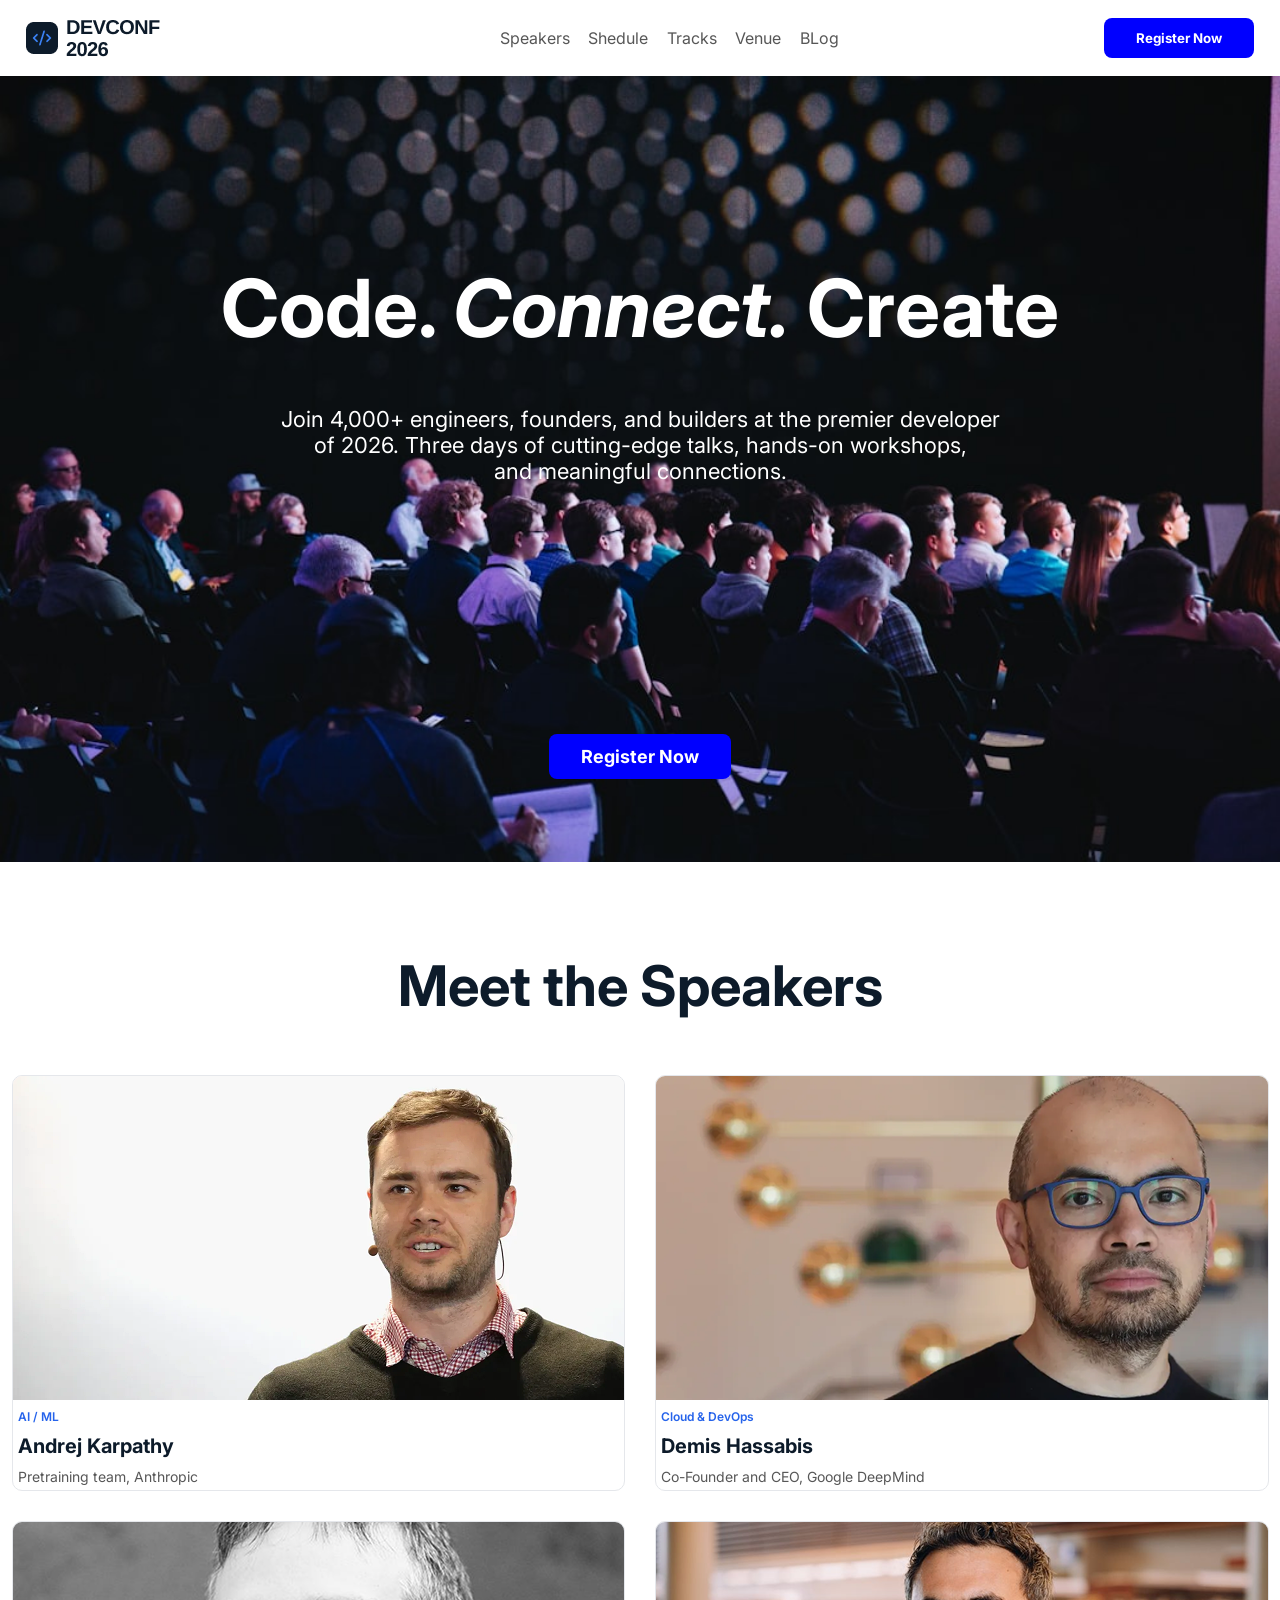
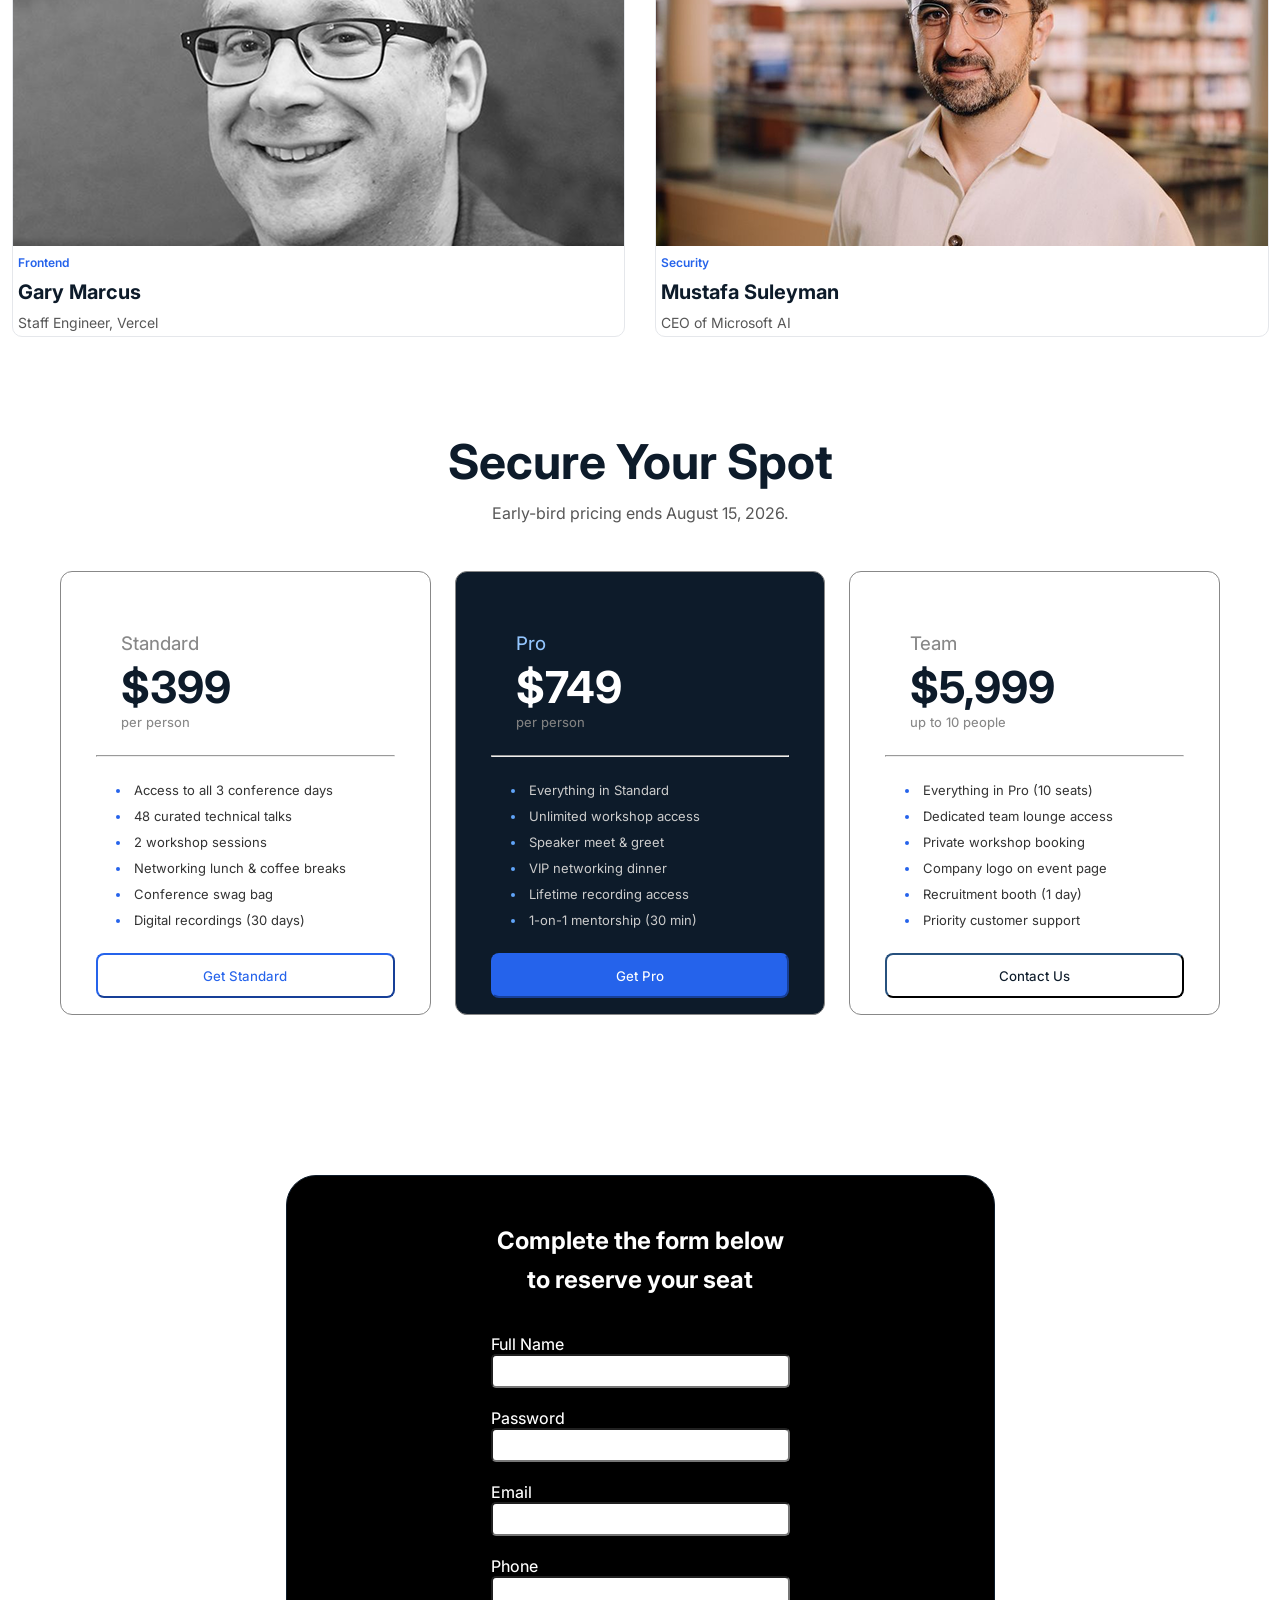
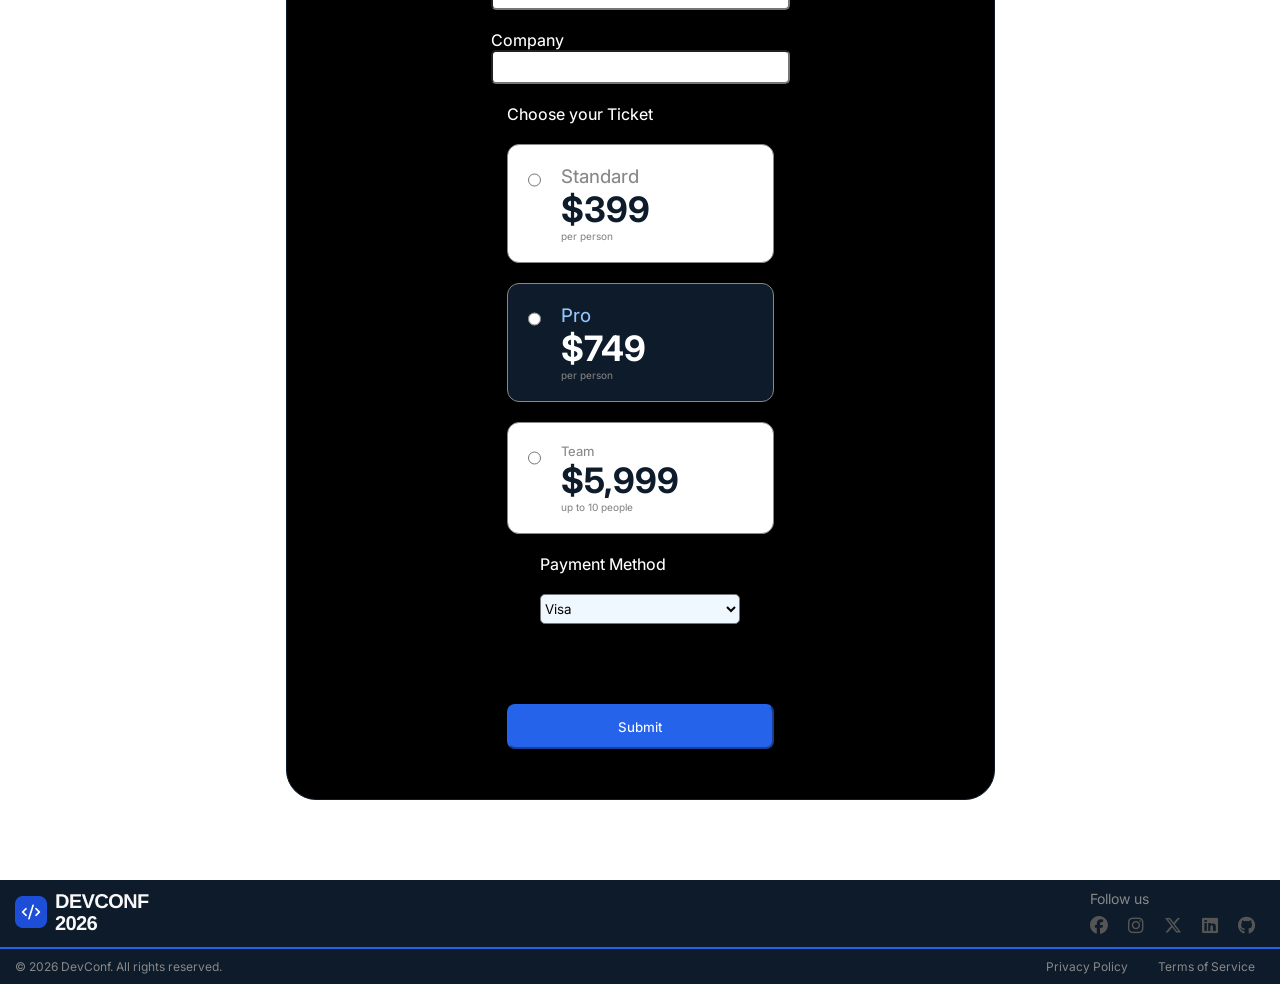
<file: index.html>
<!DOCTYPE html>
<html lang="en">

<head>
    <meta charset="UTF-8">
    <meta name="viewport" content="width=device-width, initial-scale=1.0">
    <title>DevConf 2026</title>
    <link rel="icon" type="images/png" href="./logos/logo-mini.png">
    <link rel="stylesheet" href="./styles.css">
    <link rel="stylesheet" href="https://cdnjs.cloudflare.com/ajax/libs/font-awesome/6.7.2/css/all.min.css">
    <link rel="preconnect" href="https://fonts.googleapis.com">
    <link rel="preconnect" href="https://fonts.gstatic.com" crossorigin>
    <link href="https://fonts.googleapis.com/css2?family=Inter:wght@100..900&display=swap" rel="stylesheet">
</head>

<body>
    <header>
        <sectoion class="navigation">
            <img src="./logos/logo.png">

            <nav>
                <ul class="nav-list">
                    <li class="nav-list-items">Speakers</li>
                    <li class="nav-list-items">Shedule</li>
                    <li class="nav-list-items">Tracks</li>
                    <li class="nav-list-items">Venue</li>
                    <li class="nav-list-items">BLog</li>
                </ul>
            </nav>

            <div class="rbd" id="white">
                <button class="regbut">Register Now</button>
            </div>
        </sectoion>

        <section class="banner">
            <h1>Code. <em>Connect.</em> Create</h1>
            <p> Join 4,000+ engineers, founders, and builders at the premier developer
                <br> of 2026. Three days of cutting-edge talks, hands-on workshops,
                <br>and meaningful connections.
            </p>

            <button class="regbut" style="font-size: 18px; font-weight: 700;">Register Now</button>
        </section>
    </header>

    <main>
        <section class="speaker">
            <h1 style="font-size: 56px; font-weight: bold; justify-content: center; text-align: center; padding: 40px;">
                Meet the Speakers</h1>

            <div class="speakerbox">
                <div class="indibox">
                    <img src="./images/andrej.png" alt="Andrej Karpathy">
                    <p style="color: #2563EB; font-size: 12px; font-weight: 600;">
                        AI / ML
                    </p>
                    <p style="font-size: 20px; font-weight: bold;">
                        Andrej Karpathy
                    </p>
                    <p style="color: #575757; font-size: 14px;">
                        Pretraining team, Anthropic
                    </p>
                </div>

                <div class="indibox">
                    <img src="./images/demis.png" alt="Demis Hassabis">
                    <p style="color: #2563EB; font-size: 12px; font-weight: 600;">
                        Cloud & DevOps
                    </p>
                    <p style="font-size: 20px; font-weight: bold;">
                        Demis Hassabis
                    </p>
                    <p style="color: #575757; font-size: 14px;">
                        Co-Founder and CEO, Google DeepMind
                    </p>
                </div>

                <div class="indibox">
                    <img src="./images/gary.png" alt="Gary Marcus">
                    <p style="color: #2563EB; font-size: 12px; font-weight: 600;">
                        Frontend
                    </p>
                    <p style="font-size: 20px; font-weight: bold;">
                        Gary Marcus
                    </p>
                    <p style="color: #575757; font-size: 14px;">
                        Staff Engineer, Vercel
                    </p>
                </div>

                <div class="indibox">
                    <img src="./images/mustafa.png" alt="">
                    <p style="color: #2563EB; font-size: 12px; font-weight: 600;">
                        Security
                    </p>
                    <p style="font-size: 20px;">
                        <strong>Mustafa Suleyman</strong>
                        <!-- It was at this moment he Knew that this ui was desined using a font that his pc didn't had, "Inter"-->
                    </p>
                    <p style="color: #575757; font-size: 14px;">
                        CEO of Microsoft AI
                    </p>
                </div>
            </div>
        </section>

        <section class="price">
            <div class="pricetxt">
                <h1>Secure Your Spot</h1>
                <p>Early-bird pricing ends August 15, 2026.</p>
            </div>
            <div class="pricebox-p">
                <div class="pricebox-c">
                    <div class="up">
                        <h3 style="color: #888888; font-weight: 450;">Standard</h3>
                        <h1 style="font-size: 44px; font-weight: bold;">$399</h1>
                        <h6 style="color: #888888; font-size: 13px; font-weight: 450;">per person</h6>
                    </div>
                    <hr>
                    <div class="down">
                        <ul>
                            <li class="pli">Access to all 3 conference days</li>
                            <li class="pli">48 curated technical talks</li>
                            <li class="pli">2 workshop sessions</li>
                            <li class="pli">Networking lunch & coffee breaks</li>
                            <li class="pli">Conference swag bag</li>
                            <li class="pli">Digital recordings (30 days)</li>
                        </ul>
                    </div>
                    <button class="pribut-a">Get Standard</button>
                </div>
                <div class="pricebox-s">
                    <div class="up">
                        <h3 style="color: #93C5FD; font-weight: 450;">Pro</h3>
                        <h1 style="color: white; font-size: 44px; font-weight: bold;">$749</h1>
                        <h6 style="color: #808080; font-size: 13px; font-weight: 450;">per person</h6>
                    </div>
                    <hr>
                    <div class="down">
                        <ul>
                            <li class="pli" style="color: #CCCCCC;">Everything in Standard</li>
                            <li class="pli" style="color: #CCCCCC;">Unlimited workshop access</li>
                            <li class="pli" style="color: #CCCCCC;">Speaker meet & greet</li>
                            <li class="pli" style="color: #CCCCCC;">VIP networking dinner</li>
                            <li class="pli" style="color: #CCCCCC;">Lifetime recording access</li>
                            <li class="pli" style="color: #CCCCCC;">1-on-1 mentorship (30 min)</li>
                        </ul>
                    </div>
                    <button class="pribut-b">Get Pro</button>
                </div>
                <div class="pricebox-c">
                    <div class="up">
                        <h3 style="color: #888888; font-weight: 450;">Team</h3>
                        <h1 style="font-size: 44px; font-weight: bold;">$5,999</h1>
                        <h6 style="color: #888888; font-size: 13px; font-weight: 450;">up to 10 people</h6>
                    </div>
                    <hr>
                    <div class="down">
                        <ul>
                            <li class="pli">Everything in Pro (10 seats)</li>
                            <li class="pli">Dedicated team lounge access</li>
                            <li class="pli">Private workshop booking</li>
                            <li class="pli">Company logo on event page</li>
                            <li class="pli">Recruitment booth (1 day)</li>
                            <li class="pli">Priority customer support</li>
                        </ul>
                    </div>
                    <button class="pribut-c">Contact Us</button>
                </div>
            </div>
        </section>

        <section class="form">

            <div class="formbox">

                <h1 style="color: white; margin-bottom: -10px;">Complete the form below</h1>
                <h1 style="color: white;">to reserve your seat</h1>

                <form action="./backpage.html" method="post"></form>
                <div>
                    <label for="name">Full Name</label>
                    <br>
                    <input type="text" name="name" id="name" req>
                </div>

                <div>
                    <label for="pass">Password</label>
                    <br>
                    <input type="password" name="pass" id="pass" maxlength="12" required>
                </div>

                <div>
                    <label for="email">Email</label>
                    <br>
                    <input type="email" name="email" id="email" required>
                </div>

                <div>
                    <label for="phone">Phone</label>
                    <br>
                    <input type="tel" name="phone" id="phone" required>
                </div>

                <div>
                    <label for="company">Company</label>
                    <br>
                    <input type="company" name="company" id="company" required>
                </div>

                <div class="ticket">
                    <label for="ticket">Choose your Ticket</label>

                    <label class="ticket-c" for="standard">
                        <input type="radio" name="ticket" id="standard" value="standard">

                        <div class="ticketinfo-c">
                            <h3 style="color: #888888; font-weight: 450; font-size: 13;">Standard</h3>
                            <h1 style="font-size: 35px; font-weight: bold; color: #0D1B2A;">$399</h1>
                            <h6 style="color: #888888; font-size: 10px; font-weight: 450;">per person</h6>
                        </div>
                    </label>

                    <label class="ticket-s" for="pro">
                        <input type="radio" name="ticket" id="pro" value="pro">

                        <div class="ticketinfo-s">
                            <h3 style="color: #93C5FD; font-weight: 450; font-size: 13;">Pro</h3>
                            <h1 style="color: white; font-size: 35px; font-weight: bold;">$749</h1>
                            <h6 style="color: #808080; font-size: 10px; font-weight: 450;">per person</h6>
                        </div>
                    </label>

                    <label class="ticket-c" for="team">
                        <input type="radio" name="ticket" id="team" value="team">

                        <div class="ticketinfo-c">
                            <h3 style="color: #888888; font-weight: 450; font-size: 13px;">Team</h3>
                            <h1 style="font-size: 35px; font-weight: bold; color: #0D1B2A;">$5,999</h1>
                            <h6 style="color: #888888; font-size: 10px; font-weight: 450;">up to 10 people</h6>
                        </div>
                    </label>
                </div>

                <div>
                    <label for="payment">Payment Method</label>
                    <br>
                    <br>
                    <select for="payment" id="payment">
                        <option value="visa">Visa</option>
                        <option value="mastercard">Mastercard</option>
                        <option value="giftcard">Giftcard</option>
                    </select>
                </div>

                <br><br>

                <button class="formbut">Submit</button>
            </div>
        </section>

        <footer>

            <div class="footup">
                <div fotlogo>
                    <img src="./logos/footer-logo.png" alt="footer-logo">
                </div>
                <div>
                    <div>
                        <p>Follow us</p>

                        <div class="social-icons">

                            <a href="#">
                                <i class="fa-brands fa-facebook"></i>
                            </a>

                            <a href="#">
                                <i class="fa-brands fa-instagram"></i>
                            </a>

                            <a href="#">
                                <i class="fa-brands fa-x-twitter"></i>
                            </a>

                            <a href="#">
                                <i class="fa-brands fa-linkedin"></i>
                            </a>

                            <a href="#">
                                <i class="fa-brands fa-github"></i>
                            </a>

                        </div>
                    </div>
                </div>
            </div>

            <hr>

            <div class="footdown">
                <div class="copyright">
                    <p>© 2026 DevConf. All rights reserved.</p>
                </div>
                <div class="copyright-a">
                    <p>Privacy Policy</p>
                    <p>Terms of Service</p>
                </div>
            </div>

        </footer>

    </main>

</body>

</html>
</file>
<file: styles.css>
* {
    margin: 0;
    padding: 0;
    font-family: "Inter", sans-serif;
}

.navigation {
    display: flex;
    justify-content: space-between;
    align-items: center;
    max-width: 1300;
    margin: 10px 20px 10px;
    padding: 6px;
}

.nav-list {
    color: #575757;
    display: flex;
    gap: 7%;
    list-style: none;
}

.regbut {
    color: white;
    background-color: blue;
    font-weight: bold;
    border-color: transparent;
    padding: 10px 30px;
    border-radius: 8px;
    cursor: pointer;
}

#white {
    color: white;
}

body {
    color: #0D1B2A;
    font-family: "Inter", sans-serif;
}

.banner {
    background-color: black;
    height: 786px;
    background-image: url(./images/banner.jpg);
    background-size: cover;
    background-repeat: no-repeat;

    display: flex;
    flex-direction: column;
    text-align: center;
    align-items: center;
    justify-content: center;
}

.banner h1 {
    color: white;
    font-size: 80px;
    text-align: center;
    transform: translateY(-100px);
}

.banner p {
    color: white;
    font-size: 22px;
    text-align: center;
    transform: translateY(-50px);
}

.banner button {
    text-align: center;
    transform: translateY(200px);
}

.speaker {
    display: grid;
    align-items: center;
    justify-content: center;
    margin-top: 50px;
    margin-bottom: 80px;
}

.speakerbox {
    display: grid;
    grid-template-columns: 643.5px 643.5px;
}

.indibox {
    background-color: white;
    border: 1px solid #E5E7EB;
    border-radius: 10px;
    overflow: hidden;
    margin: 15px;
}

main section div div p {
    padding: 5px;
}

.price {
    display: grid;
    grid-template-columns: auto;
    background-color: white;
    text-align: center;
    align-items: center;
    justify-content: space-around;
    padding: 0px 60px 80px 60px;
}

.pricetxt h1 {
    font-size: 48px;
    font-weight: bold;
}

.pricetxt p {
    font-size: 16px;
    color: #575757;
    margin-top: 12px;
}

.pricebox-p {
    display: flex;
    flex-direction: row;
    background-color: white;
    gap: 24px;
    margin-top: 48px;
}

.pricebox-c {
    display: inline-block;
    text-align: left;
    background-color: white;
    border: 1px solid #888888;
    height: 444px;
    width: 370.66px;
    box-sizing: border-box;
    list-style-position: inside;
    padding: 35px;
    border-radius: 12px;
}

.pricebox-s {
    display: inline-block;
    background-color: #0D1B2A;
    border: 1px solid #888888;
    height: 444px;
    width: 370.66px;
    box-sizing: border-box;
    list-style-position: inside;
    padding: 35px;
    text-align: left;
    border-radius: 12px;
}

.pli {
    color: #333333;
    font-size: 13px;
}

.pricebox-s li::marker {
    color: #60A5FA;
}

.pricebox-c li::marker {
    color: #2563EB;
}

.pribut-a {
    color: #2563EB;
    font-weight: 450;
    background-color: white;
    border-color: #2563EB;
    border-radius: 8px;
    width: 100%;
    height: 45px;
    cursor: pointer;
}

.pribut-b {
    color: white;
    background-color: #2563EB;
    border-color: #2563EB;
    font-weight: 450;
    border-radius: 8px;
    width: 100%;
    height: 45px;
    cursor: pointer;
}

.pribut-c {
    color: #0D1B2A;
    background-color: white;
    border-color: #0D1B2A;
    font-weight: 450;
    border-radius: 8px;
    width: 100%;
    height: 45px;
    cursor: pointer;
}

.up h3 {
    margin-bottom: 5px;
}

.up {
    padding: 25px;
}

.down {
    line-height: 2;
    padding: 20px;
}

.form {
    display: flex;
    flex-direction: column;
    background-color: white;
    justify-content: space-around;
    align-items: center;
    padding: 80px 60px 80px 60px;
}

.formbox {
    display: flex;
    flex-direction: column;
    gap: 20px;
    background-color: black;
    border: 1px solid #0D1B2A;
    padding: 50px 200px 50px 200px;
    border-radius: 30px;
    align-items: center;
}

.formbox div label {
    color: white;
    font-weight: 450;
}

.formbox input {
    border-radius: 5px;
    height: 30px;
    width: auto;
    padding-left: 40px;
    padding-right: 40px;
}

.ticketbox {
    background-color: white;
}

.ticket {
    display: flex;
    gap: 20px;
    flex-direction: column;
}

.ticket-c {
    display: flex;
    gap: 20px;
    text-align: left;
    background-color: white;
    border: 1px solid #888888;
    width: 267px;
    box-sizing: border-box;
    list-style-position: inside;
    padding: 20px;
    border-radius: 12px;
    ;
}

.ticket-s {
    display: flex;
    gap: 20px;
    background-color: #0D1B2A;
    border: 1px solid #888888;
    width: 267px;
    box-sizing: border-box;
    list-style-position: inside;
    padding: 20px;
    text-align: left;
    border-radius: 12px
}

select {
    width: 200px;
    height: 30px;
    border-radius: 5px;
    background-color: aliceblue;
}

.formbut {
    color: white;
    background-color: #2563EB;
    border-color: #2563EB;
    width: 267px;
    font-weight: 450;
    border-radius: 8px;
    margin-left: 20px;
    margin-right: 20px;
    height: 45px;
    cursor: pointer;
}

footer {
    background-color: #0D1B2A;
}

footer hr {
    border: 1px solid #2563EB;
}

.footup {
    display: flex;
    justify-content: space-between;
    color: #888888;
    font-size: 14px;
    padding: 10px 25px 10px 15px;
}

.footdown {
    display: flex;
    justify-content: space-between;
    color: #888888;
    font-size: 12px;
    padding: 10px 25px 10px 15px;
}

.social-icons {
    display: flex;
    justify-content: center;
    gap: 20px;
    margin-top: 8px;
}

.social-icons a {
    font-size: 18px;
    color: #555;
    transition: 0.3s;
}

.social-icons a:hover {
    color: royalblue;
}

.copyright-a {
    display: flex;
    gap: 30px;
}

.regbut:hover {
    color: #2563EB;
    background-color: white;
    border-color: #2563EB;
    transition: 0.3s;
}

.pribut-a:hover {
    color: #201522;
    background-color: aqua;
    border-color: #201522;
    transition: 0.3s;
}

.pribut-b:hover {
    color: #201522;
    background-color: aqua;
    border-color: #201522;
    transition: 0.3s;
}

.pribut-c:hover {
    color: #201522;
    background-color: aqua;
    border-color: #201522;
    transition: 0.3s;
}

.formbut:hover {
    color: #2563EB;
    background-color: white;
    border-color: #2563EB;
    transition: 0.3s;
}
</file>
